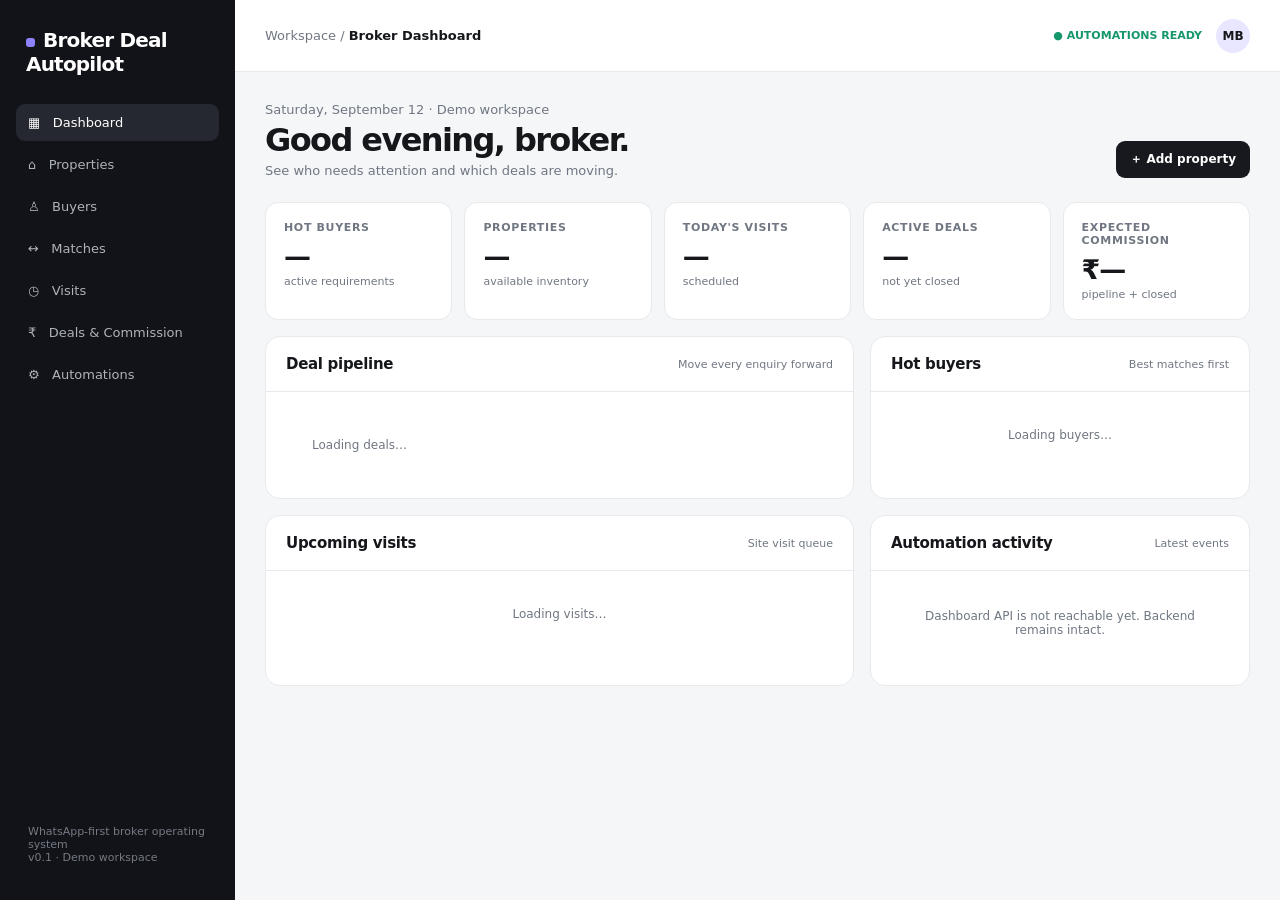
<file: index.html>
<!doctype html>
<html lang="en">
<head>
<meta charset="UTF-8"><meta name="viewport" content="width=device-width,initial-scale=1">
<title>Broker Deal Autopilot</title>
<meta name="description" content="WhatsApp-first operating dashboard for independent property brokers.">
<style>
:root{--bg:#f5f6f8;--panel:#fff;--text:#15171b;--muted:#707782;--line:#e7e9ed;--dark:#17191e;--green:#15966b;--amber:#c47b12;--blue:#3867d6;--red:#c44747;--purple:#6658d3}*{box-sizing:border-box}body{margin:0;background:var(--bg);color:var(--text);font-family:Inter,ui-sans-serif,system-ui,-apple-system,BlinkMacSystemFont,"Segoe UI",sans-serif}button{font:inherit;cursor:pointer}.app{display:grid;grid-template-columns:235px 1fr;min-height:100vh}.side{background:#111318;color:#fff;padding:24px 16px;display:flex;flex-direction:column}.brand{font-size:20px;font-weight:850;letter-spacing:-.04em;padding:4px 10px 28px}.brand span{display:inline-block;width:9px;height:9px;background:#8d82ff;border-radius:3px;margin-right:8px}.nav{display:grid;gap:5px}.nav button{border:0;background:transparent;color:#aeb2bb;text-align:left;padding:11px 12px;border-radius:9px;font-size:13px}.nav button.active,.nav button:hover{background:#252830;color:#fff}.sidefoot{margin-top:auto;color:#747984;font-size:11px;padding:12px}.main{min-width:0}.top{height:72px;background:#fff;border-bottom:1px solid var(--line);display:flex;align-items:center;justify-content:space-between;padding:0 30px}.crumb{font-size:13px;color:var(--muted)}.crumb b{color:var(--text)}.topright{display:flex;align-items:center;gap:14px}.live{font-size:11px;font-weight:750;color:var(--green)}.avatar{width:34px;height:34px;border-radius:50%;background:#e9e7ff;display:grid;place-items:center;font-weight:800;font-size:12px}.content{max-width:1450px;margin:auto;padding:30px}.heading{display:flex;justify-content:space-between;align-items:flex-end;gap:20px;margin-bottom:24px}.heading h1{font-size:32px;letter-spacing:-.05em;margin:4px 0}.heading p{color:var(--muted);font-size:13px;margin:0}.primary{border:0;background:var(--dark);color:#fff;padding:10px 14px;border-radius:9px;font-weight:700;font-size:12px}.stats{display:grid;grid-template-columns:repeat(5,1fr);gap:12px}.stat{background:var(--panel);border:1px solid var(--line);border-radius:13px;padding:18px}.stat .label{font-size:11px;color:var(--muted);font-weight:700;text-transform:uppercase;letter-spacing:.06em}.stat .num{font-size:27px;font-weight:800;letter-spacing:-.04em;margin-top:7px}.stat .sub{font-size:11px;color:var(--muted);margin-top:3px}.grid{display:grid;grid-template-columns:1.55fr 1fr;gap:16px;margin-top:16px}.panel{background:#fff;border:1px solid var(--line);border-radius:15px;overflow:hidden}.panelhead{padding:18px 20px;border-bottom:1px solid var(--line);display:flex;justify-content:space-between;align-items:center}.panelhead h2{font-size:15px;margin:0;letter-spacing:-.02em}.panelhead span{font-size:11px;color:var(--muted)}.pipeline{display:flex;gap:8px;padding:16px;overflow:auto}.stage{min-width:150px;background:#f7f8fa;border:1px solid var(--line);border-radius:11px;padding:11px}.stagehead{display:flex;justify-content:space-between;font-size:11px;font-weight:800}.stagehead span{color:var(--muted)}.deal{background:#fff;border:1px solid var(--line);border-radius:9px;padding:10px;margin-top:8px}.deal b{font-size:11px;display:block}.deal small{font-size:10px;color:var(--muted);display:block;margin-top:3px}.badge{display:inline-block;margin-top:7px;padding:4px 6px;border-radius:6px;font-size:9px;font-weight:800;background:#eef0f4;color:#5e6570}.badge.green{background:#e7f7f0;color:#087b55}.badge.amber{background:#fff4df;color:#9b650f}.badge.blue{background:#eaf0ff;color:#3159b9}.list{padding:6px 20px 14px}.row{display:grid;grid-template-columns:1fr auto;gap:12px;padding:13px 0;border-bottom:1px solid #f0f1f3}.row:last-child{border:0}.row b{font-size:12px}.row small{display:block;color:var(--muted);font-size:10px;margin-top:3px}.score{font-weight:850;font-size:12px;color:var(--green)}.visit{display:flex;gap:12px;align-items:center}.time{width:52px;text-align:center;border:1px solid var(--line);border-radius:8px;padding:6px}.time b{display:block;font-size:14px}.time small{font-size:9px;color:var(--muted)}.activity{padding:8px 20px 18px}.event{display:grid;grid-template-columns:10px 1fr;gap:10px;padding:9px 0}.dot{width:7px;height:7px;background:#6b62dc;border-radius:50%;margin-top:5px}.event b{font-size:11px}.event small{display:block;color:var(--muted);font-size:10px;margin-top:2px}.empty{padding:30px;color:var(--muted);font-size:12px;text-align:center}.toast{position:fixed;right:20px;bottom:20px;background:#17191e;color:#fff;padding:12px 15px;border-radius:9px;font-size:12px;display:none}.modal{position:fixed;inset:0;background:#0008;display:none;align-items:center;justify-content:center;padding:20px}.modal.open{display:flex}.modalbox{background:#fff;border-radius:15px;width:min(520px,100%);padding:24px}.modalbox h2{margin:0 0 6px}.modalbox p{color:var(--muted);font-size:12px}.fields{display:grid;gap:10px;margin:18px 0}.fields input,.fields select{padding:11px;border:1px solid var(--line);border-radius:8px;font:inherit}.modalactions{display:flex;justify-content:flex-end;gap:8px}.secondary{border:1px solid var(--line);background:#fff;padding:10px 14px;border-radius:9px;font-weight:700;font-size:12px}
@media(max-width:1000px){.app{grid-template-columns:70px 1fr}.brand{font-size:0}.brand span{margin:0}.nav button{font-size:0;text-align:center}.stats{grid-template-columns:repeat(3,1fr)}.grid{grid-template-columns:1fr}.sidefoot{display:none}}@media(max-width:650px){.app{display:block}.side{height:auto;padding:10px;position:sticky;top:0;z-index:4}.brand{display:inline-block;font-size:17px;padding:8px}.nav{display:flex;overflow:auto}.nav button{font-size:11px;white-space:nowrap;padding:8px}.top{padding:0 16px;height:58px}.content{padding:18px 14px}.heading{display:block}.heading .primary{margin-top:14px}.stats{grid-template-columns:repeat(2,1fr)}.stat:last-child{grid-column:span 2}.pipeline{padding:12px}.stage{min-width:140px}}
</style>
</head>
<body>
<div class="app">
<aside class="side"><div class="brand"><span></span>Broker Deal Autopilot</div><div class="nav"><button class="active">▦ &nbsp; Dashboard</button><button>⌂ &nbsp; Properties</button><button>♙ &nbsp; Buyers</button><button>↔ &nbsp; Matches</button><button>◷ &nbsp; Visits</button><button>₹ &nbsp; Deals & Commission</button><button>⚙ &nbsp; Automations</button></div><div class="sidefoot">WhatsApp-first broker operating system<br>v0.1 · Demo workspace</div></aside>
<main class="main"><header class="top"><div class="crumb">Workspace / <b>Broker Dashboard</b></div><div class="topright"><span class="live">● AUTOMATIONS READY</span><div class="avatar">MB</div></div></header>
<section class="content">
<div class="heading"><div><p>Saturday, September 12 · Demo workspace</p><h1>Good evening, broker.</h1><p>See who needs attention and which deals are moving.</p></div><button class="primary" onclick="openModal()">＋ Add property</button></div>
<div class="stats" id="stats"><div class="stat"><div class="label">Hot buyers</div><div class="num" id="buyers">—</div><div class="sub">active requirements</div></div><div class="stat"><div class="label">Properties</div><div class="num" id="properties">—</div><div class="sub">available inventory</div></div><div class="stat"><div class="label">Today's visits</div><div class="num" id="visits">—</div><div class="sub">scheduled</div></div><div class="stat"><div class="label">Active deals</div><div class="num" id="deals">—</div><div class="sub">not yet closed</div></div><div class="stat"><div class="label">Expected commission</div><div class="num" id="commission">₹—</div><div class="sub">pipeline + closed</div></div></div>
<div class="grid">
<section class="panel"><div class="panelhead"><h2>Deal pipeline</h2><span>Move every enquiry forward</span></div><div class="pipeline" id="pipeline"><div class="empty">Loading deals…</div></div></section>
<section class="panel"><div class="panelhead"><h2>Hot buyers</h2><span>Best matches first</span></div><div class="list" id="hot"><div class="empty">Loading buyers…</div></div></section>
<section class="panel"><div class="panelhead"><h2>Upcoming visits</h2><span>Site visit queue</span></div><div class="list" id="visitsList"><div class="empty">Loading visits…</div></div></section>
<section class="panel"><div class="panelhead"><h2>Automation activity</h2><span>Latest events</span></div><div class="activity" id="activity"><div class="empty">Loading activity…</div></div></section>
</div></section></main></div>
<div class="toast" id="toast">Dashboard refreshed</div>
<div class="modal" id="modal"><div class="modalbox"><h2>Add property</h2><p>Capture a property into the broker inventory. This demo form is ready for the intake API connection.</p><div class="fields"><input id="ptitle" placeholder="Property title · e.g. 3 BHK in Gomti Nagar"><input id="plocality" placeholder="Locality"><input id="pprice" type="number" placeholder="Asking price (₹)"><input id="powner" placeholder="Owner phone / WhatsApp"></div><div class="modalactions"><button class="secondary" onclick="closeModal()">Cancel</button><button class="primary" onclick="demoAdd()">Save property</button></div></div></div>
<script>
const SB='https://tdzqkygwrdqqpjwculmf.supabase.co';
const KEY='sb_publishable__ITeCtWl3mFC7sqU0JlJvA_GkFUHRXl';
const W='bbe39e84-c9ca-4b55-9420-79ef550036d7';
const headers={apikey:KEY,Authorization:'Bearer '+KEY};
async function get(view,params=''){const r=await fetch(SB+'/rest/v1/'+view+'?'+params,{headers});if(!r.ok)throw Error(await r.text());return r.json()}
const money=n=>new Intl.NumberFormat('en-IN',{maximumFractionDigits:0}).format(Number(n||0));
const stageNames={new:'New',matched:'Matched',buyer_interested:'Interested',visit_scheduled:'Visit',negotiation:'Negotiation',token:'Token',closed:'Closed',lost:'Lost'};
function stageClass(s){return s==='closed'?'green':s==='negotiation'||s==='token'?'amber':s==='visit_scheduled'?'blue':''}
async function load(){
try{
 const [summary,deals,hot,visits,events]=await Promise.all([
  get('broker_dashboard_summary','workspace_id=eq.'+W+'&select=*'),
  get('broker_dashboard_deals','workspace_id=eq.'+W+'&select=*&order=updated_at.desc&limit=30'),
  get('broker_dashboard_hot_leads','select=*&order=best_match_score.desc.nullslast&limit=8'),
  get('broker_dashboard_visits','workspace_id=eq.'+W+'&select=*&order=visit_at.asc&limit=6'),
  get('broker_automation_events','workspace_id=eq.'+W+'&select=*&order=created_at.desc&limit=6')
 ]);
 const s=summary[0]||{};document.getElementById('buyers').textContent=s.active_buyers??0;document.getElementById('properties').textContent=s.available_properties??0;document.getElementById('visits').textContent=visits.length;document.getElementById('deals').textContent=s.active_deals??0;document.getElementById('commission').textContent='₹'+money(s.pipeline_commission);
 const stages=['new','matched','buyer_interested','visit_scheduled','negotiation','token','closed'];document.getElementById('pipeline').innerHTML=stages.map(st=>{const ds=deals.filter(d=>d.stage===st);return '<div class="stage"><div class="stagehead">'+stageNames[st]+' <span>'+ds.length+'</span></div>'+ (ds.slice(0,3).map(d=>'<div class="deal"><b>'+(d.property_title||'Property')+'</b><small>'+(d.buyer_name||'Buyer')+(d.deal_value?' · ₹'+money(d.deal_value):'')+'</small><span class="badge '+stageClass(st)+'">'+(st==='closed'?'Commission ₹'+money(d.expected_commission):'Active')+'</span></div>').join('')||'<div style="font-size:10px;color:#999;padding:14px 2px">No deals</div>')+'</div>'}).join('');
 document.getElementById('hot').innerHTML=hot.map(x=>'<div class="row"><div><b>'+x.name+'</b><small>'+x.phone+' · '+x.match_count+' match'+(x.match_count==1?'':'es')+'</small></div><div class="score">'+(x.best_match_score||0)+'/100</div></div>').join('')||'<div class="empty">No active buyers</div>';
 document.getElementById('visitsList').innerHTML=visits.map(x=>{const d=new Date(x.visit_at);return '<div class="row"><div class="visit"><div class="time"><b>'+d.toLocaleTimeString('en-IN',{hour:'2-digit',minute:'2-digit'})+'</b><small>'+d.toLocaleDateString('en-IN',{day:'2-digit',month:'short'})+'</small></div><div><b>'+x.buyer_name+'</b><small>'+x.property_title+' · '+x.locality+'</small></div></div><span class="badge blue">Visit</span></div>'}).join('')||'<div class="empty">No upcoming visits</div>';
 document.getElementById('activity').innerHTML=events.map(e=>'<div class="event"><span class="dot"></span><div><b>'+String(e.event_type||'Automation').replaceAll('_',' ')+'</b><small>'+e.entity_type+' · '+new Date(e.created_at).toLocaleString('en-IN')+'</small></div></div>').join('')||'<div class="empty">No automation events</div>';
}catch(e){console.error(e);document.getElementById('activity').innerHTML='<div class="empty">Dashboard API is not reachable yet. Backend remains intact.</div>'}
}
function openModal(){document.getElementById('modal').classList.add('open')}function closeModal(){document.getElementById('modal').classList.remove('open')}
function demoAdd(){closeModal();const t=document.getElementById('toast');t.textContent='Intake UI ready — WhatsApp property intake is the next connection.';t.style.display='block';setTimeout(()=>t.style.display='none',3500)}
load();setInterval(load,60000);
</script></body></html>
</file>
